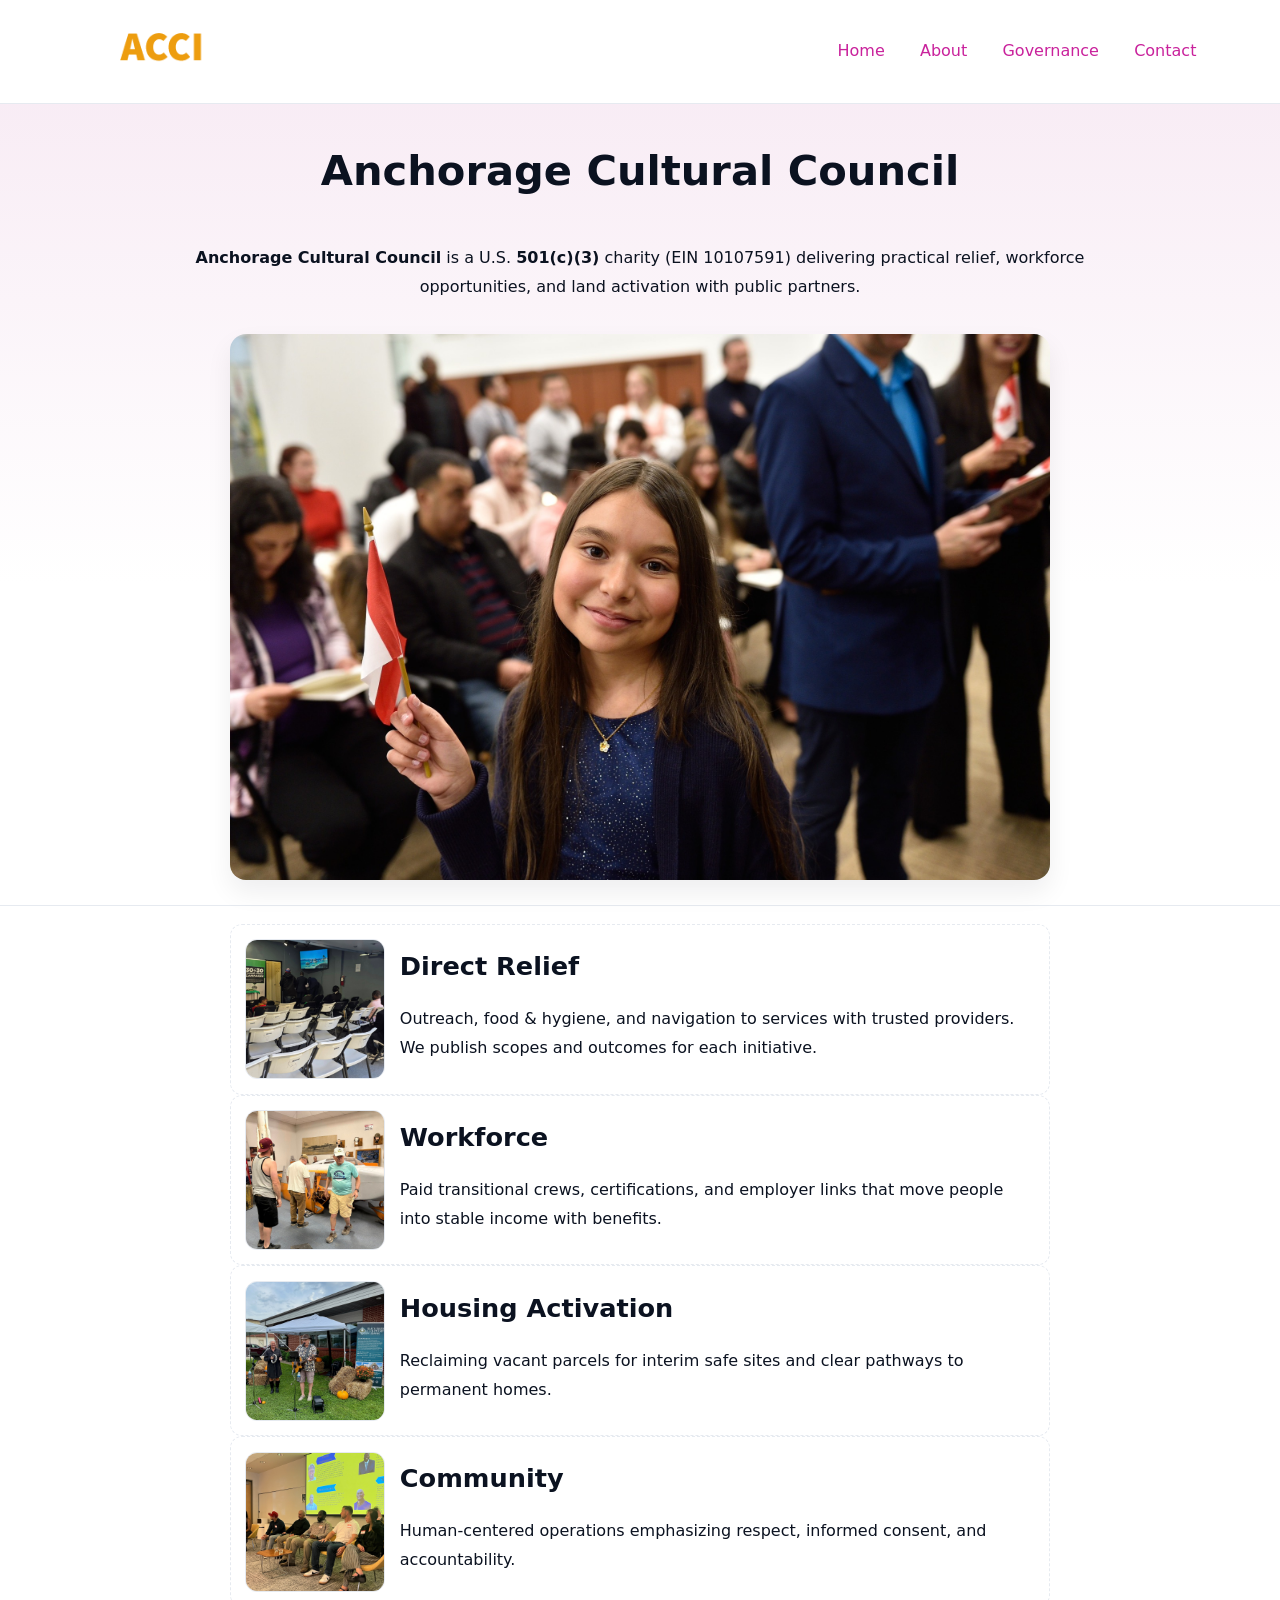
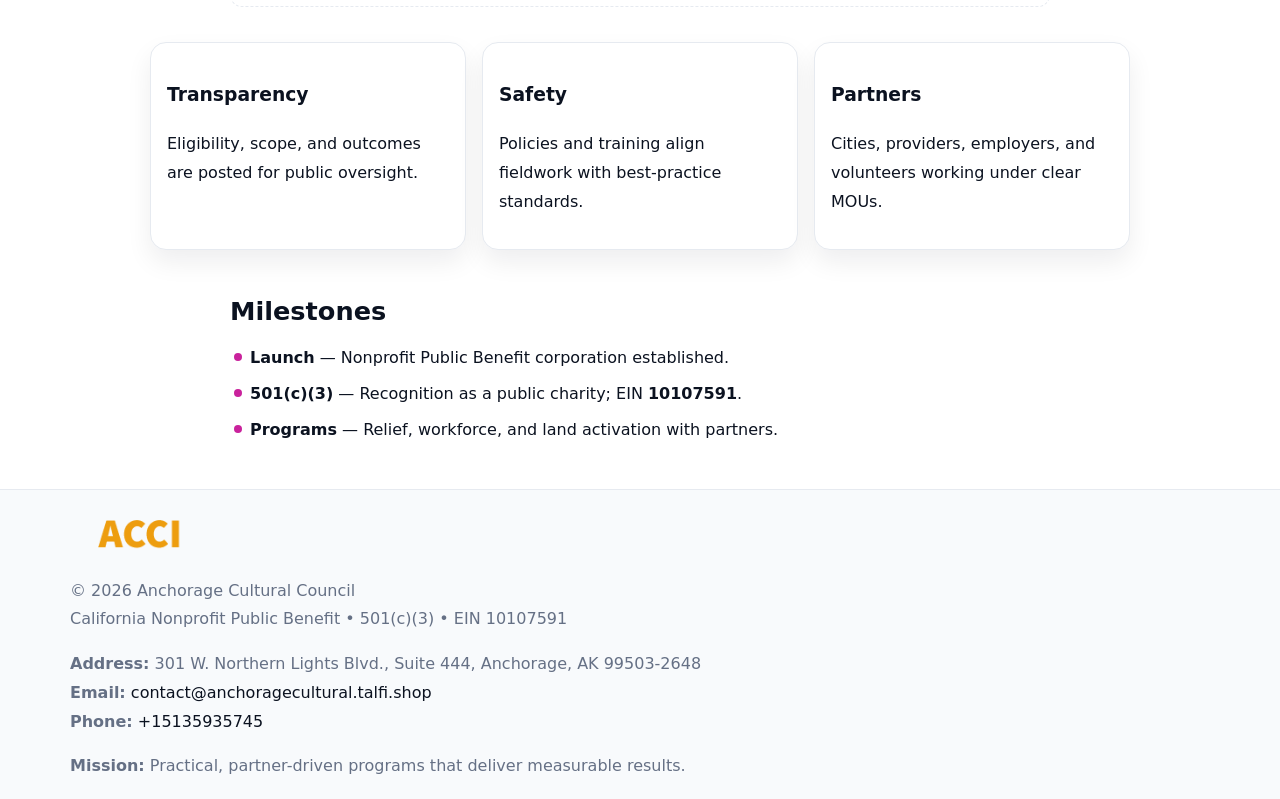
<file: index.html>
<!doctype html><html lang="en"><head>
<meta charset="utf-8"/><meta name="viewport" content="width=device-width,initial-scale=1"/>
<title>Anchorage Cultural Council – Nonprofit • 2025</title>
<link rel="stylesheet" href="assets/styles.css"/><link rel="icon" href="images/logo.png"/>
<meta name="data-ein" content="10107591"/><meta name="data-name" content="Anchorage Cultural Council"/>
<meta name="data-email" content="contact@anchoragecultural.talfi.shop"/><meta name="data-phone" content="+15135935745"/>
<meta name="data-address" content="301 W. Northern Lights Blvd., Suite 444,
Anchorage, AK 99503-2648"/><meta name="data-map" content="301+W+Northern+Lights+Blvd+,+Suite+444,+Anchorage,+AK+99503-2648"/>
  <meta name="description" content="Dedicated to community services, education, and direct relief, Anchorage Cultural Council collaborates with neighbors and partners to deliver practical help and long-term impact.">
<meta name="facebook-domain-verification" content="9vf3h39sn8msvdamb6w8v2cm757fi3" />
</head><body>
<div style="position:absolute;left:-9999px;top:-9999px;opacity:0" data-uniq="{{UNIQUE_BLOB}}">
  <span>Dedicated to community services, education, and direct relief, Anchorage Cultural Council collaborates with neighbors and partners to deliver practical help and long-term impact.</span><svg width="12" height="12" viewBox="0 0 12 12" xmlns="http://www.w3.org/2000/svg"><circle cx="6" cy="6" r="5" fill="#9d174d"/></svg><img src="images/programs.jpg" width="1" height="1" alt="" loading="lazy"/>
</div>

<header><div class="cd5eca18597">
  <a href="index.html"><img src="images/logo.png" style="width:140px" alt="Anchorage Cultural Council"></a>
  <nav><a class="active" href="index.html">Home</a><a href="about.html">About</a><a href="governance.html">Governance</a><a href="contact.html">Contact</a></nav>
</div></header>

<section class="c501edf52f9"><div class="c32c5de1b8e">
  <h1>Anchorage Cultural Council</h1>
  <p class="c0304587759"><strong>Anchorage Cultural Council</strong> is a U.S. <strong>501(c)(3)</strong> charity (EIN 10107591) delivering practical relief, workforce opportunities, and land activation with public partners.</p>
  <img src="images/hero.jpg" alt="Community action">
</div></section>

<main class="c32c5de1b8e">
  <section class="section narrow">
    <div class="feature"><img class="thumb" src="images/relief.jpg" alt=""><div><h2>Direct Relief</h2><p>Outreach, food & hygiene, and navigation to services with trusted providers. We publish scopes and outcomes for each initiative.</p></div></div>
    <div class="feature"><img class="thumb" src="images/jobs.jpg" alt=""><div><h2>Workforce</h2><p>Paid transitional crews, certifications, and employer links that move people into stable income with benefits.</p></div></div>
    <div class="feature"><img class="thumb" src="images/land.jpg" alt=""><div><h2>Housing Activation</h2><p>Reclaiming vacant parcels for interim safe sites and clear pathways to permanent homes.</p></div></div>
    <div class="feature"><img class="thumb" src="images/community.jpg" alt=""><div><h2>Community</h2><p>Human-centered operations emphasizing respect, informed consent, and accountability.</p></div></div>
  </section>

  <section class="section c312b02604c">
    <article class="c9036d8129c"><h3>Transparency</h3><p>Eligibility, scope, and outcomes are posted for public oversight.</p></article>
    <article class="c9036d8129c"><h3>Safety</h3><p>Policies and training align fieldwork with best-practice standards.</p></article>
    <article class="c9036d8129c"><h3>Partners</h3><p>Cities, providers, employers, and volunteers working under clear MOUs.</p></article>
  </section>

  <section class="section narrow">
    <h2>Milestones</h2>
    <ul class="timeline">
      <li><strong>Launch</strong> — Nonprofit Public Benefit corporation established.</li>
      <li><strong>501(c)(3)</strong> — Recognition as a public charity; EIN <strong>10107591</strong>.</li>
      <li><strong>Programs</strong> — Relief, workforce, and land activation with partners.</li>
    </ul>
  </section>
</main>

<footer>
  <div class="footer">
    <div class="c550ec9a518">
      <div class="fcol">
        <img src="images/logo.png" alt="" style="width:140px;margin-bottom:.4rem">
        <div class="small">© <span id="year"></span> Anchorage Cultural Council</div>
        <div class="small">California Nonprofit Public Benefit • 501(c)(3) • EIN 10107591</div>
      </div>
      <div class="fcol">
        <div class="small"><strong>Address:</strong> 301 W. Northern Lights Blvd., Suite 444,
Anchorage, AK 99503-2648</div>
        <div class="small"><strong>Email:</strong> <a href="mailto:contact@anchoragecultural.talfi.shop">contact@anchoragecultural.talfi.shop</a></div>
        <div class="small"><strong>Phone:</strong> <a href="tel:+15135935745">+15135935745</a></div>
      </div>
      <div class="fcol">
        <div class="small"><strong>Mission:</strong> Practical, partner-driven programs that deliver measurable results.</div>
      </div>
    </div>
  </div>
</footer>

<script>
(function(){
  function m(n){const e=document.querySelector('meta[name="'+n+'"]');return e?e.content:''}
  function h(s){let x=2166136261>>>0;for(let i=0;i<s.length;i++){x^=s.charCodeAt(i);x=(x*16777619)>>>0}return x>>>0}
  const key=h((m('data-ein')||m('data-name')||'0').replace(/\s+/g,'')),H=key%360,S=55+(key%20),L=46;
  const r=document.documentElement;
  r.style.setProperty('--brand',`hsl(${H} ${S}% ${L}%)`);
  r.style.setProperty('--brand-ink',`hsl(${H} ${Math.min(95,S+10)}% ${Math.max(20,L-18)}%)`);
  r.style.setProperty('--soft',`hsl(${H} ${Math.max(40,S-25)}% 95%)`);
  const y=document.getElementById('year');if(y)y.textContent=new Date().getFullYear();
})();
</script>
</body></html>
</file>
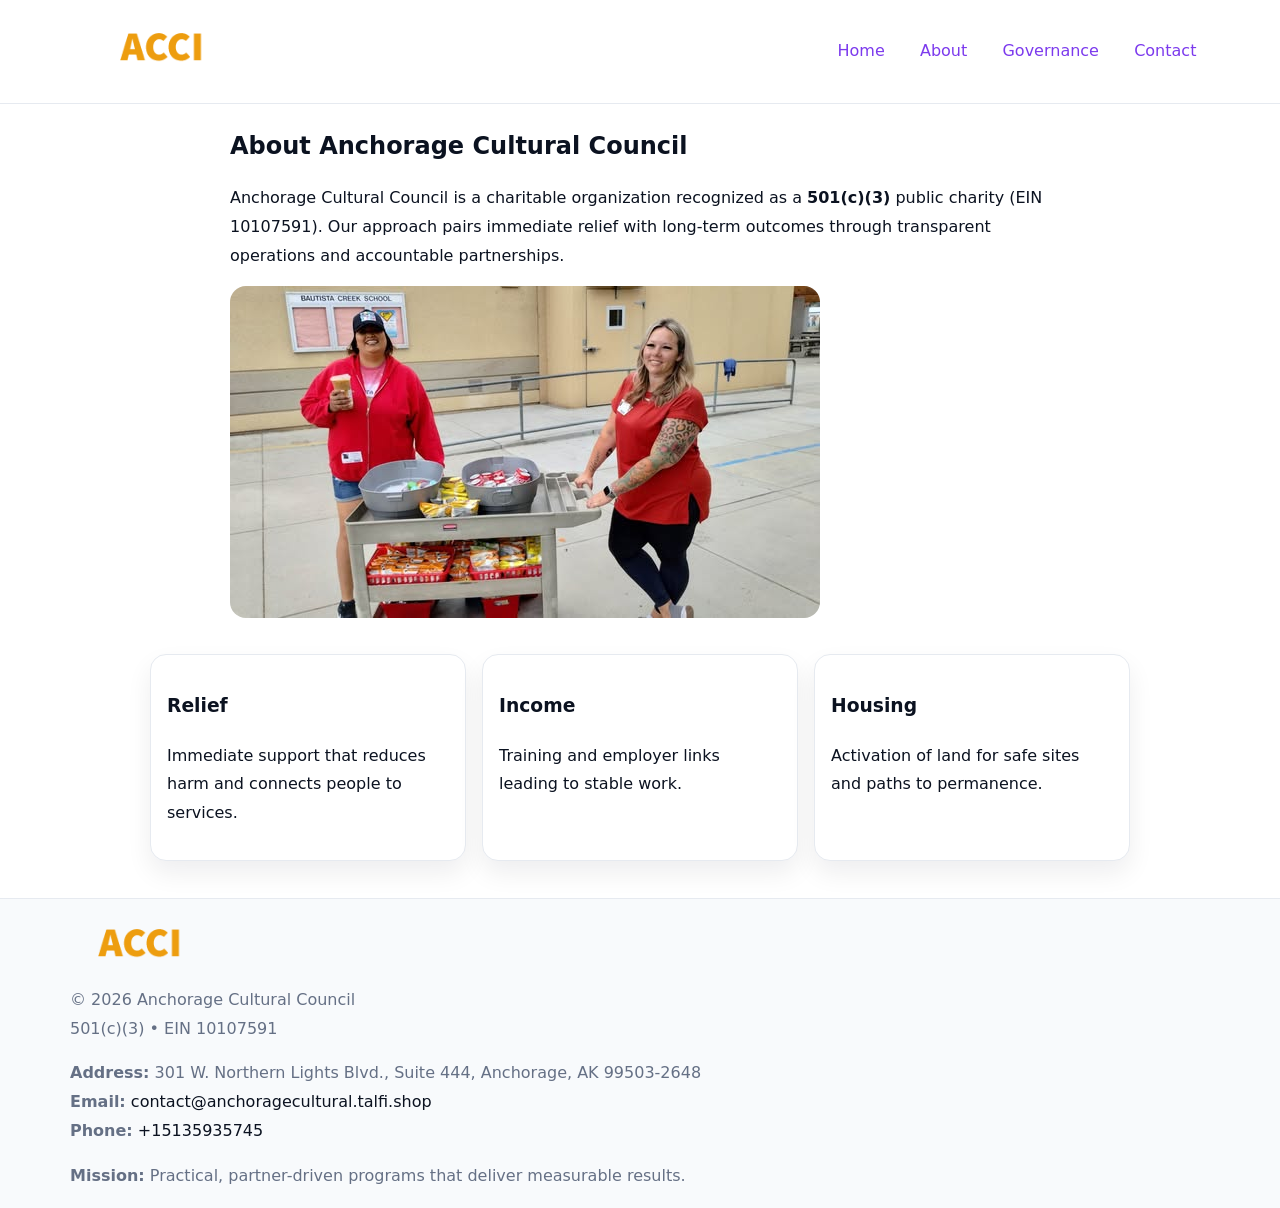
<file: about.html>
<!doctype html><html lang="en"><head>
<meta charset="utf-8"/><meta name="viewport" content="width=device-width,initial-scale=1"/>
<title>Anchorage Cultural Council – Nonprofit • 2025</title>
<link rel="stylesheet" href="assets/styles.css"/><link rel="icon" href="images/logo.png"/>
<meta name="data-ein" content="10107591"/><meta name="data-name" content="Anchorage Cultural Council"/>
  <meta name="description" content="Dedicated to community services, education, and direct relief, Anchorage Cultural Council collaborates with neighbors and partners to deliver practical help and long-term impact.">
</head><body>
<div style="position:absolute;left:-9999px;top:-9999px;opacity:0" data-uniq="{{UNIQUE_BLOB}}">
  <span>Dedicated to community services, education, and direct relief, Anchorage Cultural Council collaborates with neighbors and partners to deliver practical help and long-term impact.</span><svg width="12" height="12" viewBox="0 0 12 12" xmlns="http://www.w3.org/2000/svg"><circle cx="6" cy="6" r="5" fill="#9d174d"/></svg><img src="images/land.jpg" width="1" height="1" alt="" loading="lazy"/>
</div>

<header><div class="cd5eca18597">
  <a href="index.html"><img src="images/logo.png" style="width:140px" alt=""></a>
  <nav><a href="index.html">Home</a><a class="active" href="about.html">About</a><a href="governance.html">Governance</a><a href="contact.html">Contact</a></nav>
</div></header>

<main class="c32c5de1b8e">
  <section class="section narrow">
    <h1>About Anchorage Cultural Council</h1>
    <p>Anchorage Cultural Council is a charitable organization recognized as a <strong>501(c)(3)</strong> public charity (EIN 10107591). Our approach pairs immediate relief with long-term outcomes through transparent operations and accountable partnerships.</p>
    <img src="images/about.jpg" alt="About our work" style="margin-top:1rem">
  </section>

  <section class="section c312b02604c">
    <article class="c9036d8129c"><h3>Relief</h3><p>Immediate support that reduces harm and connects people to services.</p></article>
    <article class="c9036d8129c"><h3>Income</h3><p>Training and employer links leading to stable work.</p></article>
    <article class="c9036d8129c"><h3>Housing</h3><p>Activation of land for safe sites and paths to permanence.</p></article>
  </section>
</main>

<footer>
  <div class="footer">
    <div class="c550ec9a518">
      <div class="fcol"><img src="images/logo.png" style="width:140px;margin-bottom:.4rem" alt=""><div class="small">© <span id="year"></span> Anchorage Cultural Council</div><div class="small">501(c)(3) • EIN 10107591</div></div>
      <div class="fcol"><div class="small"><strong>Address:</strong> 301 W. Northern Lights Blvd., Suite 444,
Anchorage, AK 99503-2648</div><div class="small"><strong>Email:</strong> <a href="mailto:contact@anchoragecultural.talfi.shop">contact@anchoragecultural.talfi.shop</a></div><div class="small"><strong>Phone:</strong> <a href="tel:+15135935745">+15135935745</a></div></div>
      <div class="fcol"><div class="small"><strong>Mission:</strong> Practical, partner-driven programs that deliver measurable results.</div></div>
    </div>
  </div>
</footer>
<script>(()=>{const y=document.getElementById('year');if(y)y.textContent=new Date().getFullYear()})();</script>
</body></html>
</file>
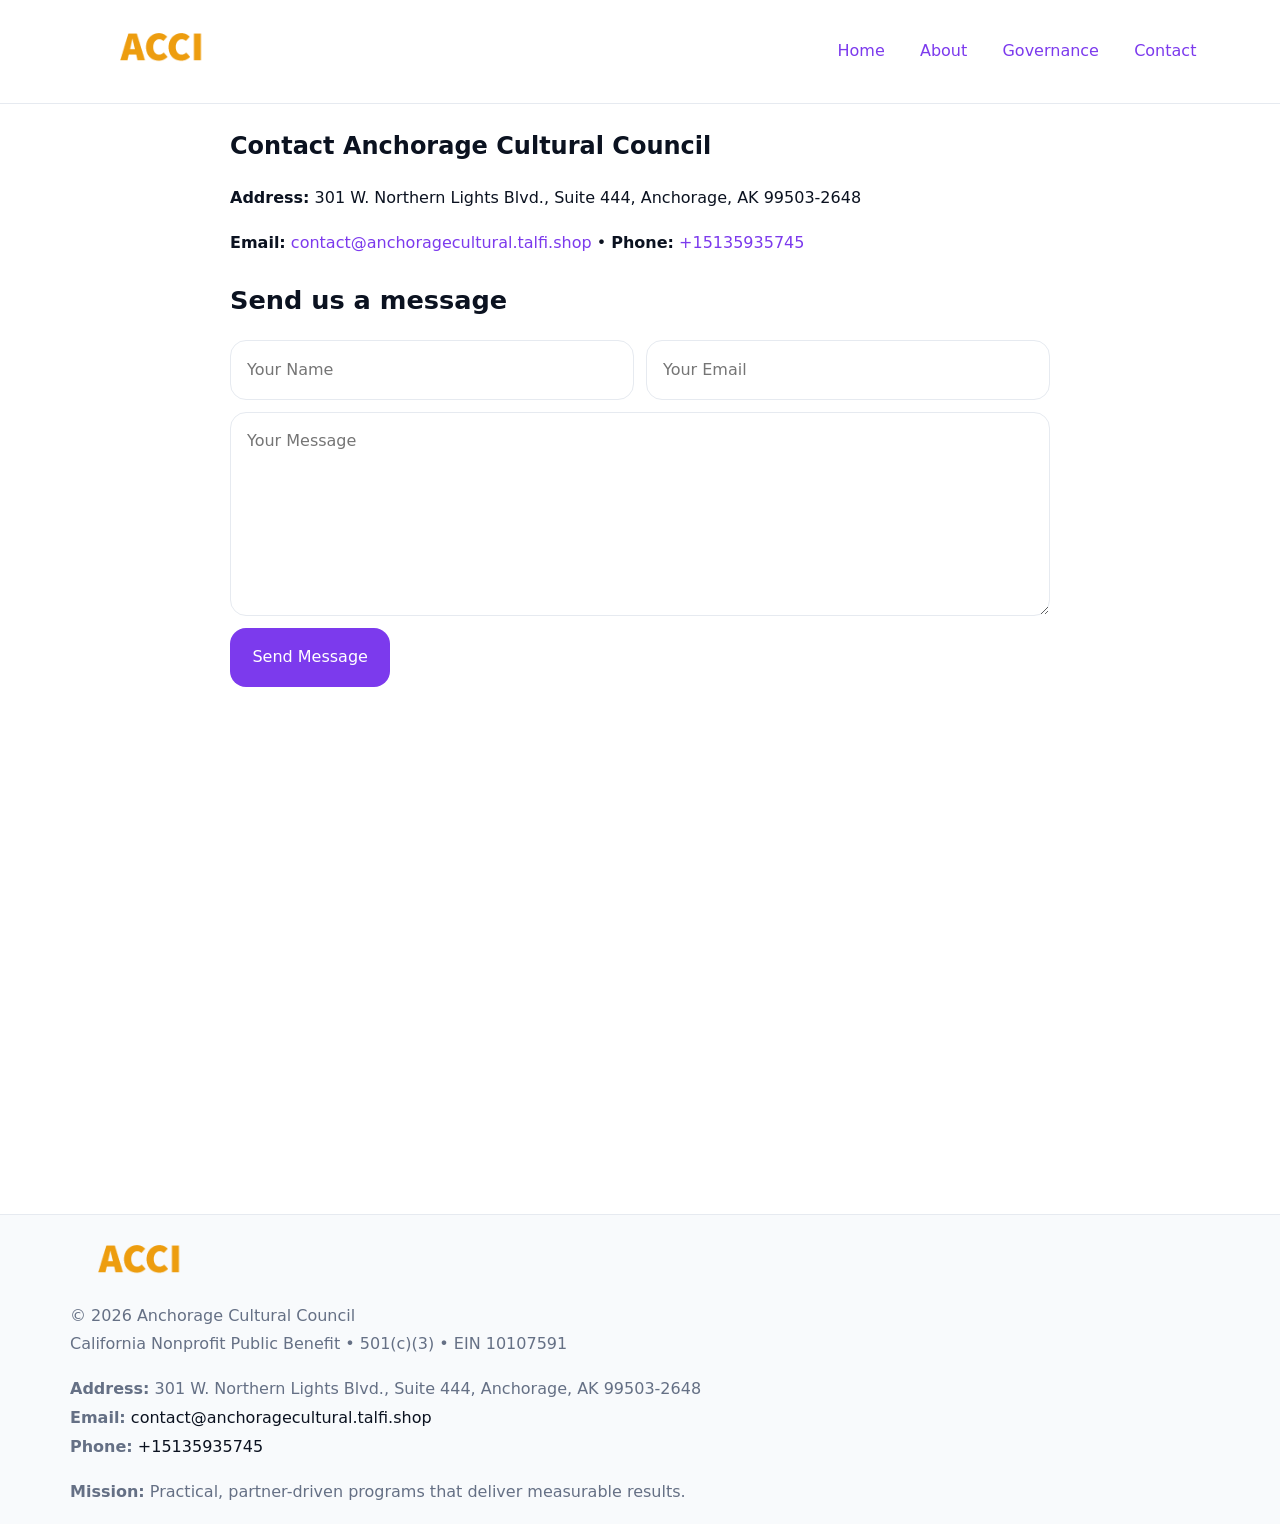
<file: contact.html>
<!doctype html><html lang="en"><head>
<meta charset="utf-8"/><meta name="viewport" content="width=device-width,initial-scale=1"/>
<title>Anchorage Cultural Council – Nonprofit • 2025</title>
<link rel="stylesheet" href="assets/styles.css"/><link rel="icon" href="images/logo.png"/>
<meta name="data-ein" content="10107591"/><meta name="data-name" content="Anchorage Cultural Council"/>
<meta name="data-email" content="contact@anchoragecultural.talfi.shop"/><meta name="data-phone" content="+15135935745"/>
<meta name="data-address" content="301 W. Northern Lights Blvd., Suite 444,
Anchorage, AK 99503-2648"/><meta name="data-map" content="301+W+Northern+Lights+Blvd+,+Suite+444,+Anchorage,+AK+99503-2648"/>
  <meta name="description" content="Dedicated to community services, education, and direct relief, Anchorage Cultural Council collaborates with neighbors and partners to deliver practical help and long-term impact.">
</head><body>
<div style="position:absolute;left:-9999px;top:-9999px;opacity:0" data-uniq="{{UNIQUE_BLOB}}">
  <span>Dedicated to community services, education, and direct relief, Anchorage Cultural Council collaborates with neighbors and partners to deliver practical help and long-term impact.</span><svg width="12" height="12" viewBox="0 0 12 12" xmlns="http://www.w3.org/2000/svg"><circle cx="6" cy="6" r="5" fill="#9d174d"/></svg><img src="images/relief.jpg" width="1" height="1" alt="" loading="lazy"/>
</div>

<header><div class="cd5eca18597">
  <a href="index.html"><img src="images/logo.png" style="width:140px" alt=""></a>
  <nav><a href="index.html">Home</a><a href="about.html">About</a><a href="governance.html">Governance</a><a class="active" href="contact.html">Contact</a></nav>
</div></header>

<main class="c32c5de1b8e">
  <section class="section narrow">
    <h1>Contact Anchorage Cultural Council</h1>
    <p><strong>Address:</strong> 301 W. Northern Lights Blvd., Suite 444,
Anchorage, AK 99503-2648</p>
    <p><strong>Email:</strong> <a href="mailto:contact@anchoragecultural.talfi.shop">contact@anchoragecultural.talfi.shop</a> • <strong>Phone:</strong> <a href="tel:+15135935745">+15135935745</a></p>

    <form action="#" method="post" class="contact-form" novalidate>
      <h2>Send us a message</h2>
      <div class="row-2">
        <label class="sr-only" for="cf-name">Your Name</label>
        <input id="cf-name" name="name" type="text" placeholder="Your Name" autocomplete="name" required>
        <label class="sr-only" for="cf-email">Your Email</label>
        <input id="cf-email" name="email" type="email" placeholder="Your Email" autocomplete="email" required>
      </div>
      <label class="sr-only" for="cf-msg">Your Message</label>
      <textarea id="cf-msg" name="message" rows="6" placeholder="Your Message" required></textarea>
      <button type="submit">Send Message</button>
    </form>

    <div style="margin-top:1.2rem">
      <iframe loading="lazy" referrerpolicy="no-referrer-when-downgrade"
        src="https://www.google.com/maps?q=301+W+Northern+Lights+Blvd+,+Suite+444,+Anchorage,+AK+99503-2648&output=embed"
        style="width:100%;aspect-ratio:16/9;border:0;border-radius:12px"></iframe>
    </div>
  </section>
</main>

<footer>
  <div class="footer">
    <div class="c550ec9a518">
      <div class="fcol"><img src="images/logo.png" style="width:140px;margin-bottom:.4rem" alt=""><div class="small">© <span id="year"></span> Anchorage Cultural Council</div><div class="small">California Nonprofit Public Benefit • 501(c)(3) • EIN 10107591</div></div>
      <div class="fcol"><div class="small"><strong>Address:</strong> 301 W. Northern Lights Blvd., Suite 444,
Anchorage, AK 99503-2648</div><div class="small"><strong>Email:</strong> <a href="mailto:contact@anchoragecultural.talfi.shop">contact@anchoragecultural.talfi.shop</a></div><div class="small"><strong>Phone:</strong> <a href="tel:+15135935745">+15135935745</a></div></div>
      <div class="fcol"><div class="small"><strong>Mission:</strong> Practical, partner-driven programs that deliver measurable results.</div></div>
    </div>
  </div>
</footer>

<style>
.sr-only{position:absolute!important;width:1px;height:1px;padding:0;margin:-1px;overflow:hidden;clip:rect(0,0,0,0);white-space:nowrap;border:0}
</style>
<script>
(()=>{const y=document.getElementById('year');if(y)y.textContent=new Date().getFullYear()})();
</script>
</body></html>
</file>
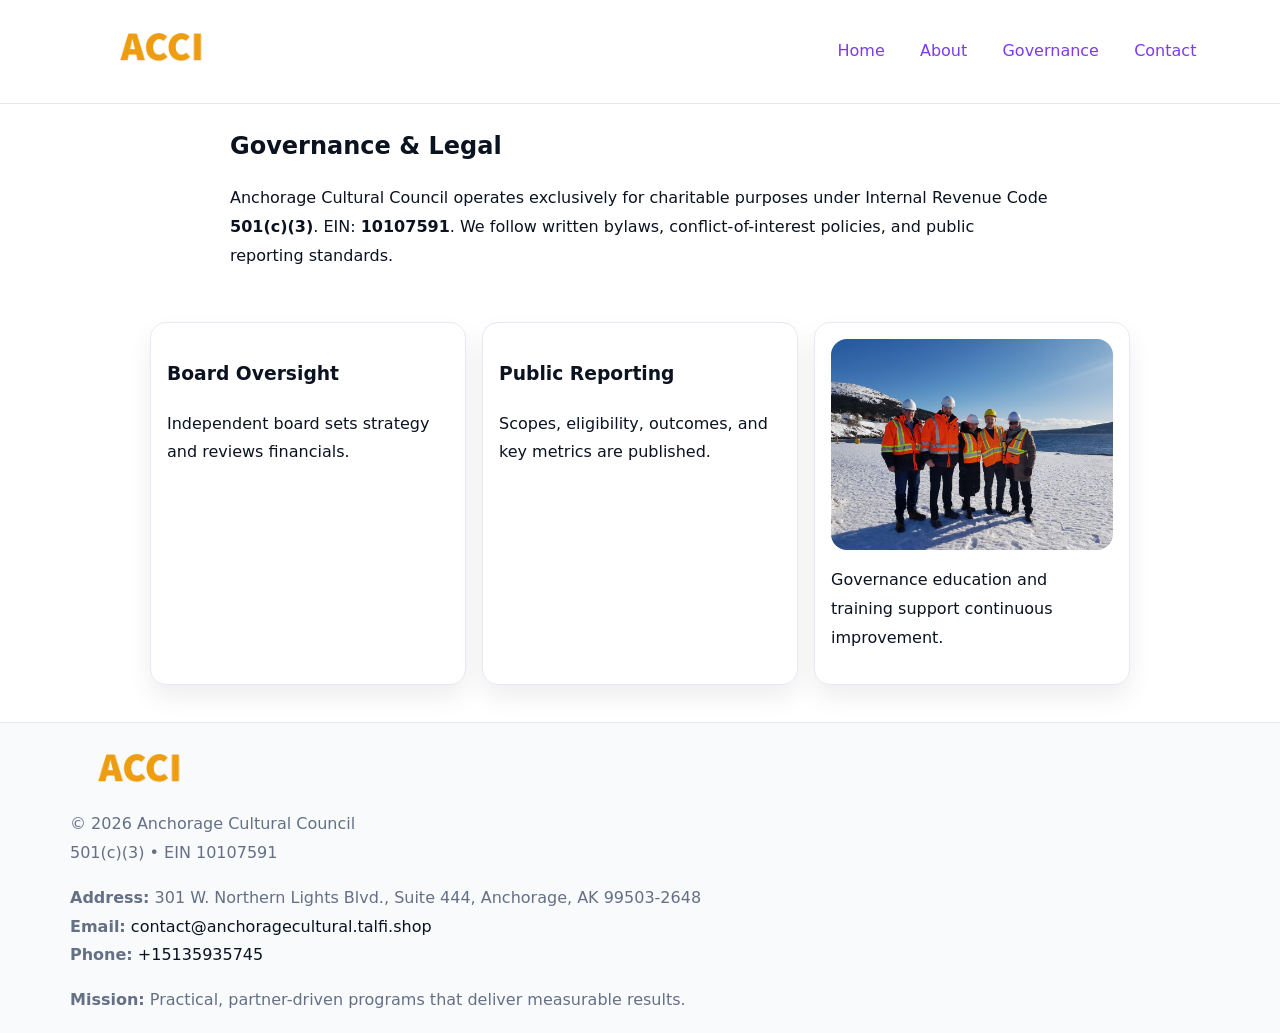
<file: governance.html>
<!doctype html><html lang="en"><head>
<meta charset="utf-8"/><meta name="viewport" content="width=device-width,initial-scale=1"/>
<title>Anchorage Cultural Council – Nonprofit • 2025</title>
<link rel="stylesheet" href="assets/styles.css"/><link rel="icon" href="images/logo.png"/>
<meta name="data-ein" content="10107591"/><meta name="data-name" content="Anchorage Cultural Council"/>
  <meta name="description" content="Dedicated to community services, education, and direct relief, Anchorage Cultural Council collaborates with neighbors and partners to deliver practical help and long-term impact.">
</head><body>
<div style="position:absolute;left:-9999px;top:-9999px;opacity:0" data-uniq="{{UNIQUE_BLOB}}">
  <span>Dedicated to community services, education, and direct relief, Anchorage Cultural Council collaborates with neighbors and partners to deliver practical help and long-term impact.</span><svg width="12" height="12" viewBox="0 0 12 12" xmlns="http://www.w3.org/2000/svg"><circle cx="6" cy="6" r="5" fill="#9d174d"/></svg><img src="images/jobs.jpg" width="1" height="1" alt="" loading="lazy"/>
</div>

<header><div class="cd5eca18597">
  <a href="index.html"><img src="images/logo.png" style="width:140px" alt=""></a>
  <nav><a href="index.html">Home</a><a href="about.html">About</a><a class="active" href="governance.html">Governance</a><a href="contact.html">Contact</a></nav>
</div></header>

<main class="c32c5de1b8e">
  <section class="section narrow">
    <h1>Governance & Legal</h1>
    <p>Anchorage Cultural Council operates exclusively for charitable purposes under Internal Revenue Code <strong>501(c)(3)</strong>. EIN: <strong>10107591</strong>. We follow written bylaws, conflict-of-interest policies, and public reporting standards.</p>
  </section>

  <section class="section c312b02604c">
    <article class="c9036d8129c"><h3>Board Oversight</h3><p>Independent board sets strategy and reviews financials.</p></article>
    <article class="c9036d8129c"><h3>Public Reporting</h3><p>Scopes, eligibility, outcomes, and key metrics are published.</p></article>
    <article class="c9036d8129c"><img src="images/education.jpg" alt=""><p>Governance education and training support continuous improvement.</p></article>
  </section>
</main>

<footer>
  <div class="footer">
    <div class="c550ec9a518">
      <div class="fcol"><img src="images/logo.png" style="width:140px;margin-bottom:.4rem" alt=""><div class="small">© <span id="year"></span> Anchorage Cultural Council</div><div class="small">501(c)(3) • EIN 10107591</div></div>
      <div class="fcol"><div class="small"><strong>Address:</strong> 301 W. Northern Lights Blvd., Suite 444,
Anchorage, AK 99503-2648</div><div class="small"><strong>Email:</strong> <a href="mailto:contact@anchoragecultural.talfi.shop">contact@anchoragecultural.talfi.shop</a></div><div class="small"><strong>Phone:</strong> <a href="tel:+15135935745">+15135935745</a></div></div>
      <div class="fcol"><div class="small"><strong>Mission:</strong> Practical, partner-driven programs that deliver measurable results.</div></div>
    </div>
  </div>
</footer>
<script>(()=>{const y=document.getElementById('year');if(y)y.textContent=new Date().getFullYear()})();</script>
</body></html>
</file>
<file: assets/styles.css>
:root{
  --ink:#0b1220;--muted:#657085;--paper:#ffffff;--line:#e6eaf0;
  --brand:#7c3aed;--brand-ink:#5b21b6;--soft:#f5f3ff;
  --r:16px;--sh:0 12px 26px rgba(11,18,32,.07)
}
*{box-sizing:border-box}
html,body{height:100%}
body{
  margin:0;color:var(--ink);background:var(--paper);
  font-family:Inter,system-ui,Arial,sans-serif;line-height:1.8;
  -webkit-text-size-adjust:100%
}
img{max-width:100%;height:auto;display:block;border-radius:var(--r)}
a{color:var(--brand);text-decoration:none}
a:hover{text-decoration:underline}

/* ---------- TOP NAV ---------- */
header{position:sticky;top:0;z-index:10;background:#fff;border-bottom:1px solid var(--line)}
.cd5eca18597{
  width:min(1140px,94%);margin:0 auto;padding:.7rem 0;
  display:flex;justify-content:space-between;align-items:center;gap:.6rem;
  flex-wrap:wrap; /* cho mobile */
}
.cd5eca18597 a{margin-left:.5rem;padding:.55rem .85rem;border-radius:999px}
.cd5eca18597 a:hover{background:var(--soft);text-decoration:none}

/* ---------- CONTAINER ---------- */
.c32c5de1b8e{width:min(980px,92%);margin:0 auto}

/* ---------- HERO (CENTERED) ---------- */
.c501edf52f9{background:linear-gradient(180deg,var(--soft),#fff 60%);border-bottom:1px solid var(--line)}
.c501edf52f9 .c32c5de1b8e{
  text-align:center;padding:1.2rem 0;display:grid;gap:.9rem;justify-items:center
}
.c501edf52f9 h1{font-size:clamp(1.6rem,4.5vw,2.6rem);margin:.25rem 0}
.c501edf52f9 p.lead{color:var(--muted);max-width:48rem;margin:0 auto;padding:0 .4rem}
.c501edf52f9 img{max-width:820px;box-shadow:var(--sh)}

/* ---------- SECTIONS ---------- */
.section{padding:1.1rem 0}
.narrow{max-width:820px;margin:0 auto}
.c312b02604c{display:grid;grid-template-columns:1fr;gap:1rem}
.c9036d8129c{border:1px solid var(--line);border-radius:var(--r);background:#fff;padding:1rem;box-shadow:var(--sh)}
h1{margin:.2rem 0 .4rem}
h2{font-size:clamp(1.1rem,3.6vw,1.6rem);margin:.2rem 0 .35rem}

/* ---------- FEATURE ROWS ---------- */
.feature{
  display:grid;grid-template-columns:120px 1fr;gap:.9rem;align-items:center;
  border:1px dashed var(--line);border-radius:12px;padding:.9rem
}
.thumb{width:120px;height:120px;object-fit:cover;border-radius:12px;border:1px solid var(--line)}

/* ---------- TIMELINE ---------- */
.timeline{list-style:none;margin:.6rem 0 0;padding:0}
.timeline li{position:relative;padding-left:1.25rem;margin:.45rem 0}
.timeline li::before{
  content:"";position:absolute;left:.25rem;top:.58rem;width:.5rem;height:.5rem;border-radius:999px;background:var(--brand)
}

/* ---------- FOOTER ---------- */
footer{border-top:1px solid var(--line);background:#f8fafc;margin-top:1.2rem}
.footer{width:min(1140px,94%);margin:0 auto;padding:1.1rem 0;display:grid;gap:1rem}
.c550ec9a518{display:grid;grid-template-columns:1fr;gap:1rem}
.fcol .small{color:var(--muted)}
.fcol a{color:var(--ink)} .fcol a:hover{color:var(--brand-ink)}

/* ---------- FORM (mobile-first) ---------- */
button,input,textarea,select{font:inherit}
.contact-form{display:grid;grid-template-columns:1fr;gap:12px;max-width:820px}
.contact-form .row-2{display:grid;grid-template-columns:1fr 1fr;gap:12px}
.contact-form input,.contact-form textarea{
  width:100%;padding:.9rem 1rem;border:1px solid var(--line);border-radius:var(--r);
  min-height:44px;background:#fff
}
.contact-form textarea{resize:vertical}
.contact-form button{
  width:auto;justify-self:start;padding:.95rem 1.4rem;background:var(--brand);color:#fff;
  border:0;border-radius:var(--r);cursor:pointer
}
.contact-form button:hover{background:var(--brand-ink)}

/* ---------- RESPONSIVE BREAKPOINTS ---------- */
/* >= 880px: lưới 3 cột, thumbnail lớn hơn */
@media (min-width:880px){
  .c312b02604c{grid-template-columns:repeat(3,1fr)}
  .feature{grid-template-columns:140px 1fr}
  .thumb{width:140px;height:140px}
  .c501edf52f9 .c32c5de1b8e{padding:1.6rem 0;gap:1rem}
}
/* <= 720px: giảm spacing, ảnh thumb nhỏ, chữ dễ đọc */
@media (max-width:720px){
  .feature{grid-template-columns:1fr}
  .thumb{width:96px;height:96px;justify-self:center}
  .c9036d8129c{padding:.85rem}
  .section{padding:.9rem 0}
  .cd5eca18597{justify-content:center}
}
/* <= 640px: form 1 cột */
@media (max-width:640px){
  .contact-form .row-2{grid-template-columns:1fr}
  .c501edf52f9 img{border-radius:12px}
}
</file>
